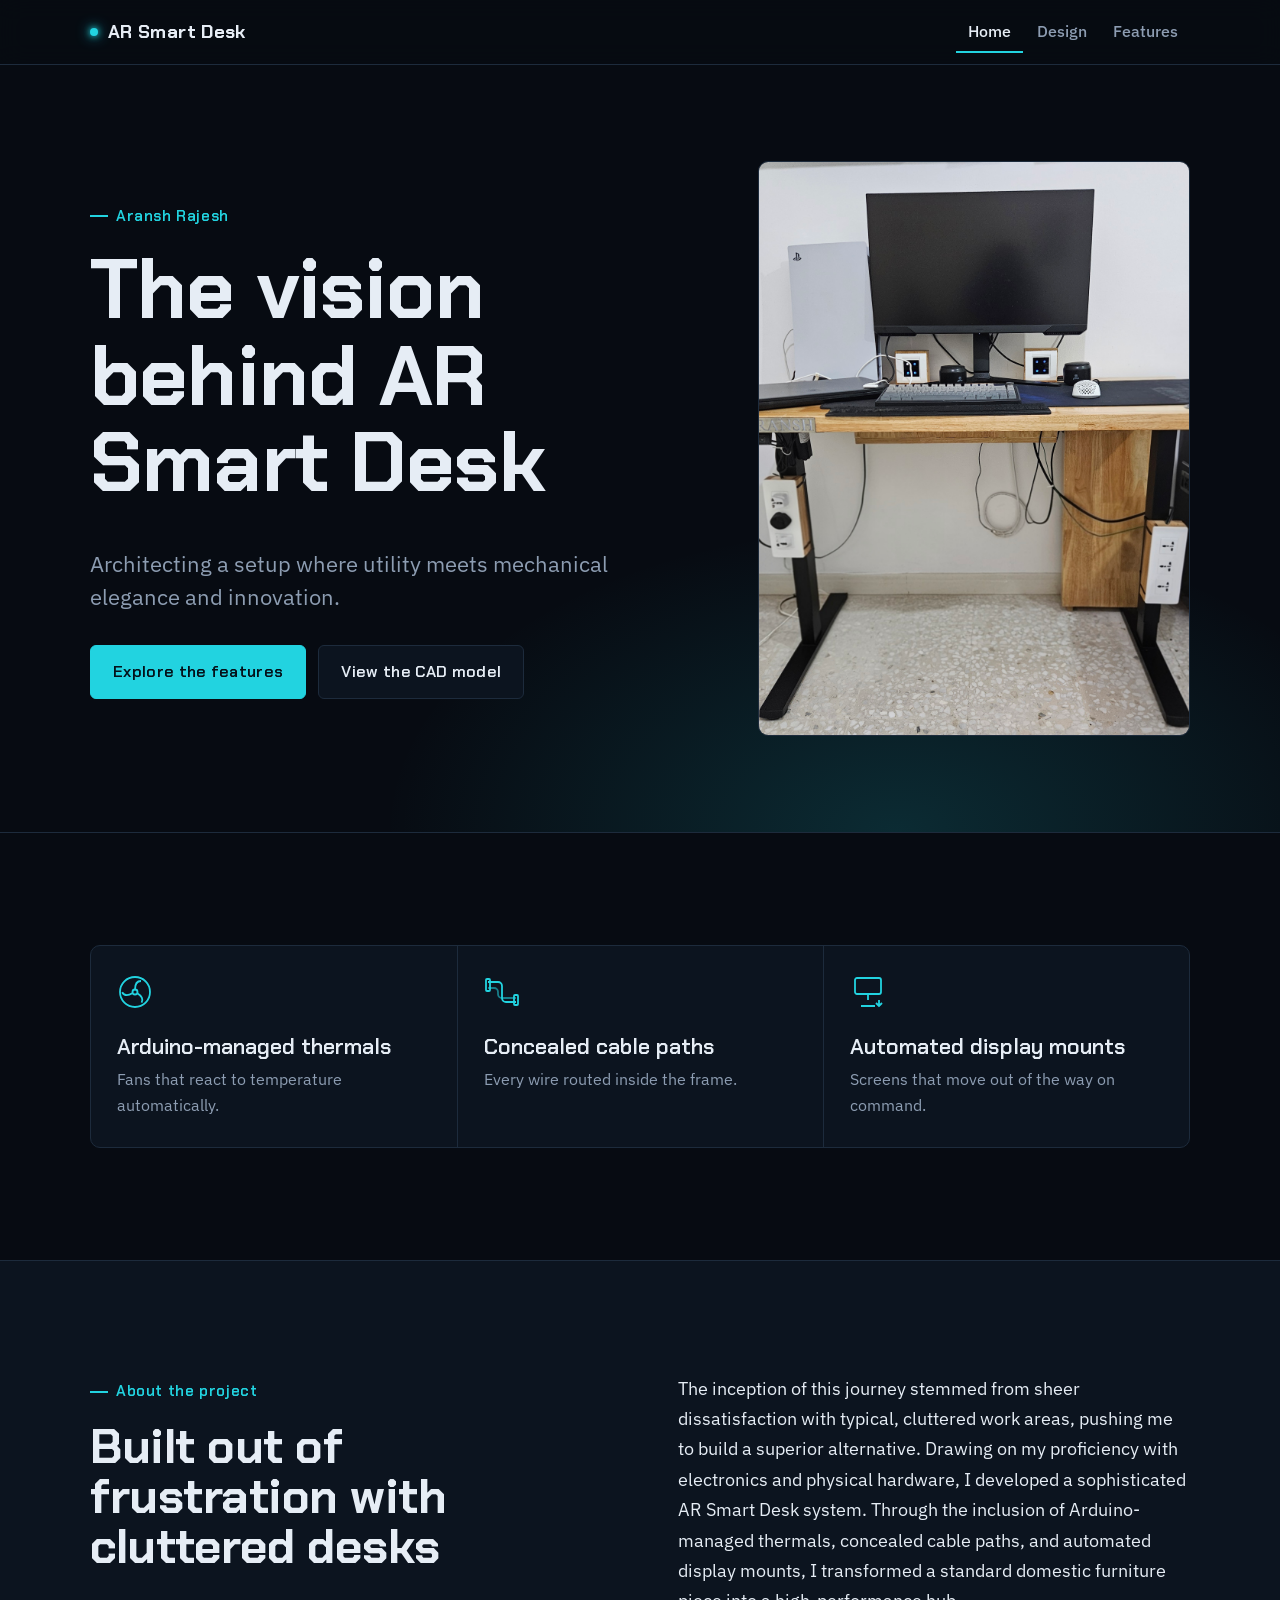
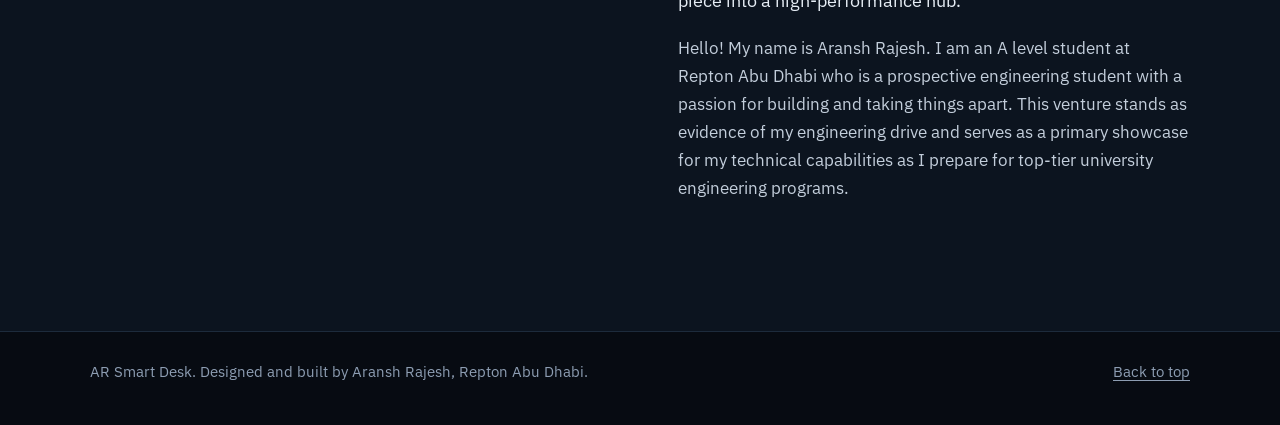
<file: index.html>
<!DOCTYPE html>
<html lang="en">
<head>
  <meta charset="utf-8">
  <meta name="viewport" content="width=device-width, initial-scale=1">
  <title>AR Smart Desk | Aransh Rajesh</title>
  <meta name="description" content="The AR Smart Desk: an Arduino-controlled desk with automated cooling, hidden cable routing and motorised display mounts, designed and built by Aransh Rajesh.">
  <meta name="theme-color" content="#070b12">
  <link rel="canonical" href="https://arsmartdesk.com/">
  <meta property="og:type" content="website">
  <meta property="og:title" content="AR Smart Desk | Aransh Rajesh">
  <meta property="og:description" content="The AR Smart Desk: an Arduino-controlled desk with automated cooling, hidden cable routing and motorised display mounts, designed and built by Aransh Rajesh.">
  <meta property="og:url" content="https://arsmartdesk.com/">
  <meta property="og:image" content="https://arsmartdesk.com/images/desk-closeup.jpg">
  <meta name="twitter:card" content="summary_large_image">
  <link rel="icon" href="favicon.svg" type="image/svg+xml">
  <link rel="preload" href="fonts/chakra-petch-latin-700-normal.woff2" as="font" type="font/woff2" crossorigin>
  <link rel="stylesheet" href="style.css">
</head>
<body>
  <a class="skip" href="#main">Skip to content</a>

  <header class="site-header">
    <div class="wrap">
      <a class="brand" href="index.html"><span class="led" aria-hidden="true"></span><span>AR<span class="brand-text"> Smart Desk</span></span></a>
      <nav class="site-nav" aria-label="Main">
        <ul>
          <li><a href="index.html" aria-current="page">Home</a></li>
          <li><a href="design.html">Design</a></li>
          <li><a href="features.html">Features</a></li>
        </ul>
      </nav>
    </div>
  </header>

  <main id="main">
    <section class="hero">
      <div class="wrap">
        <div class="power-on">
          <p class="tag">Aransh Rajesh</p>
          <h1>The vision behind AR Smart Desk</h1>
          <p class="lede">Architecting a setup where utility meets mechanical elegance and innovation.</p>
          <div class="actions">
            <a class="btn btn--primary" href="features.html">Explore the features</a>
            <a class="btn" href="design.html">View the CAD model</a>
          </div>
        </div>
        <figure class="shot hero-photo">
          <img src="images/desk-closeup.jpg" width="720" height="1280" alt="Close-up of the AR Smart Desk">
        </figure>
      </div>
    </section>

    <section class="section">
      <div class="wrap">
        <div class="systems">
          <div><svg class="sys-icon" viewBox="0 0 36 36" fill="none" stroke="currentColor" stroke-width="1.8" aria-hidden="true"><circle cx="18" cy="18" r="15"/><circle cx="18" cy="18" r="2.5"/><path d="M18 15.5c0-5 2-8.5 6-8.5M20.3 19.2c4.3 2.5 6.3 6 4.3 9.4M15.4 19.3c-4.3 2.5-8.3 2.4-10.3-1"/></svg><h3>Arduino-managed thermals</h3><p>Fans that react to temperature automatically.</p></div>
          <div><svg class="sys-icon" viewBox="0 0 36 36" fill="none" stroke="currentColor" stroke-width="1.8" aria-hidden="true"><path d="M4 8h10a4 4 0 0 1 4 4v12a4 4 0 0 0 4 4h10"/><path d="M4 14h6a4 4 0 0 1 4 4v2a4 4 0 0 0 4 4h14" opacity=".55"/><rect x="2" y="5" width="4" height="12" rx="1"/><rect x="30" y="21" width="4" height="10" rx="1"/></svg><h3>Concealed cable paths</h3><p>Every wire routed inside the frame.</p></div>
          <div><svg class="sys-icon" viewBox="0 0 36 36" fill="none" stroke="currentColor" stroke-width="1.8" aria-hidden="true"><rect x="5" y="4" width="26" height="16" rx="2"/><path d="M18 20v6M11 32h14"/><path d="M29 26v6M26 29l3 3 3-3"/></svg><h3>Automated display mounts</h3><p>Screens that move out of the way on command.</p></div>
        </div>
      </div>
    </section>

    <section class="section section--panel">
      <div class="wrap split about">
        <div>
          <p class="tag">About the project</p>
          <h2>Built out of frustration with cluttered desks</h2>
        </div>
        <div>
          <p>The inception of this journey stemmed from sheer dissatisfaction with typical, cluttered work areas, pushing me to build a superior alternative. Drawing on my proficiency with electronics and physical hardware, I developed a sophisticated AR Smart Desk system. Through the inclusion of Arduino-managed thermals, concealed cable paths, and automated display mounts, I transformed a standard domestic furniture piece into a high-performance hub.</p>
          <p>Hello! My name is Aransh Rajesh. I am an A level student at Repton Abu Dhabi who is a prospective engineering student with a passion for building and taking things apart. This venture stands as evidence of my engineering drive and serves as a primary showcase for my technical capabilities as I prepare for top-tier university engineering programs.</p>
        </div>
      </div>
    </section>
  </main>

  <footer class="site-footer">
    <div class="wrap">
      <span>AR Smart Desk. Designed and built by Aransh Rajesh, Repton Abu Dhabi.</span>
      <a href="#main">Back to top</a>
    </div>
  </footer>
</body>
</html>
</file>
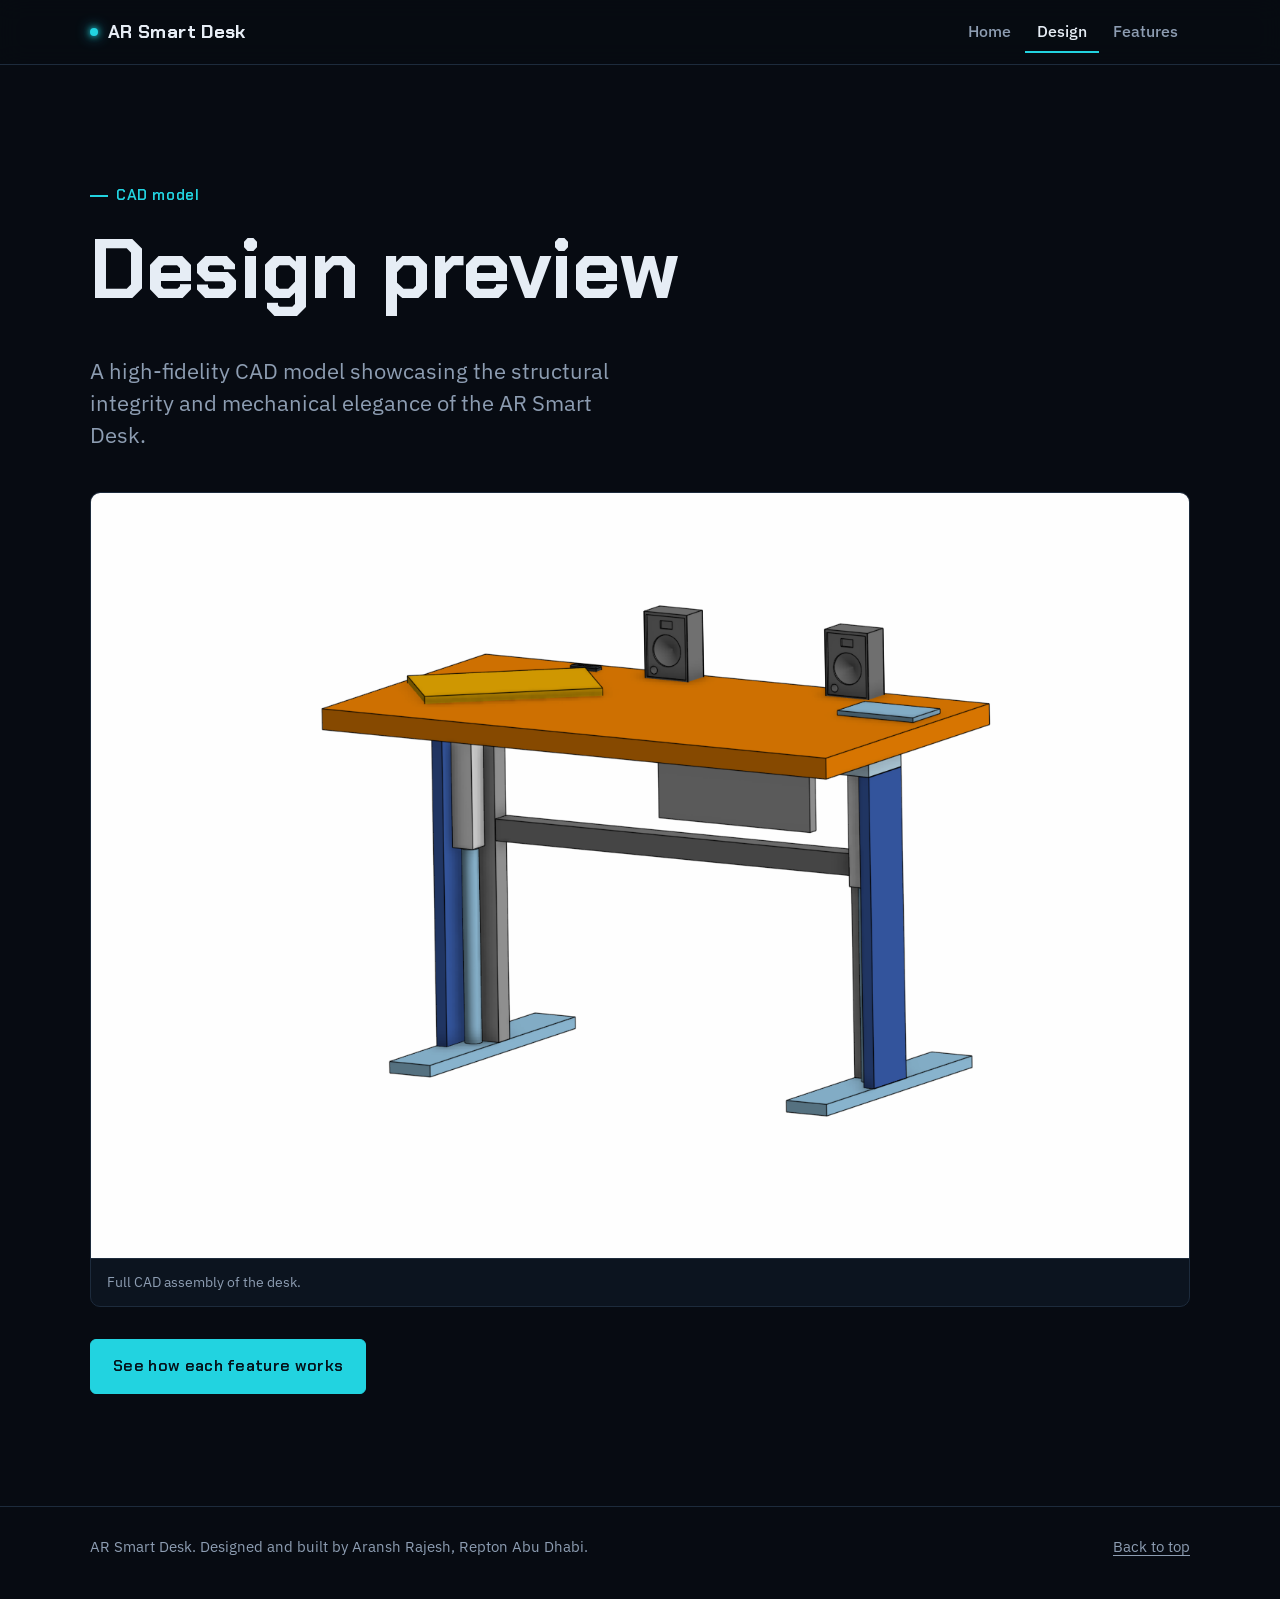
<file: design.html>
<!DOCTYPE html>
<html lang="en">
<head>
  <meta charset="utf-8">
  <meta name="viewport" content="width=device-width, initial-scale=1">
  <title>Design | AR Smart Desk</title>
  <meta name="description" content="CAD model of the AR Smart Desk, showing its structure and mechanisms.">
  <meta name="theme-color" content="#070b12">
  <link rel="canonical" href="https://arsmartdesk.com/design.html">
  <meta property="og:type" content="website">
  <meta property="og:title" content="Design | AR Smart Desk">
  <meta property="og:description" content="CAD model of the AR Smart Desk, showing its structure and mechanisms.">
  <meta property="og:url" content="https://arsmartdesk.com/design.html">
  <meta property="og:image" content="https://arsmartdesk.com/images/cad-model.png">
  <meta name="twitter:card" content="summary_large_image">
  <link rel="icon" href="favicon.svg" type="image/svg+xml">
  <link rel="preload" href="fonts/chakra-petch-latin-700-normal.woff2" as="font" type="font/woff2" crossorigin>
  <link rel="stylesheet" href="style.css">
</head>
<body>
  <a class="skip" href="#main">Skip to content</a>

  <header class="site-header">
    <div class="wrap">
      <a class="brand" href="index.html"><span class="led" aria-hidden="true"></span><span>AR<span class="brand-text"> Smart Desk</span></span></a>
      <nav class="site-nav" aria-label="Main">
        <ul>
          <li><a href="index.html">Home</a></li>
          <li><a href="design.html" aria-current="page">Design</a></li>
          <li><a href="features.html">Features</a></li>
        </ul>
      </nav>
    </div>
  </header>

  <main id="main">
    <section class="section" style="border-top:0">
      <div class="wrap">
        <div class="power-on">
          <p class="tag">CAD model</p>
          <h1>Design preview</h1>
          <p class="lede">A high-fidelity CAD model showcasing the structural integrity and mechanical elegance of the AR Smart Desk.</p>
        </div>
        <figure class="shot cad">
          <img src="images/cad-model.png" width="980" height="683" alt="CAD model of the AR Smart Desk">
          <figcaption>Full CAD assembly of the desk.</figcaption>
        </figure>
        <div class="actions">
          <a class="btn btn--primary" href="features.html">See how each feature works</a>
        </div>
      </div>
    </section>
  </main>

  <footer class="site-footer">
    <div class="wrap">
      <span>AR Smart Desk. Designed and built by Aransh Rajesh, Repton Abu Dhabi.</span>
      <a href="#main">Back to top</a>
    </div>
  </footer>
</body>
</html>
</file>
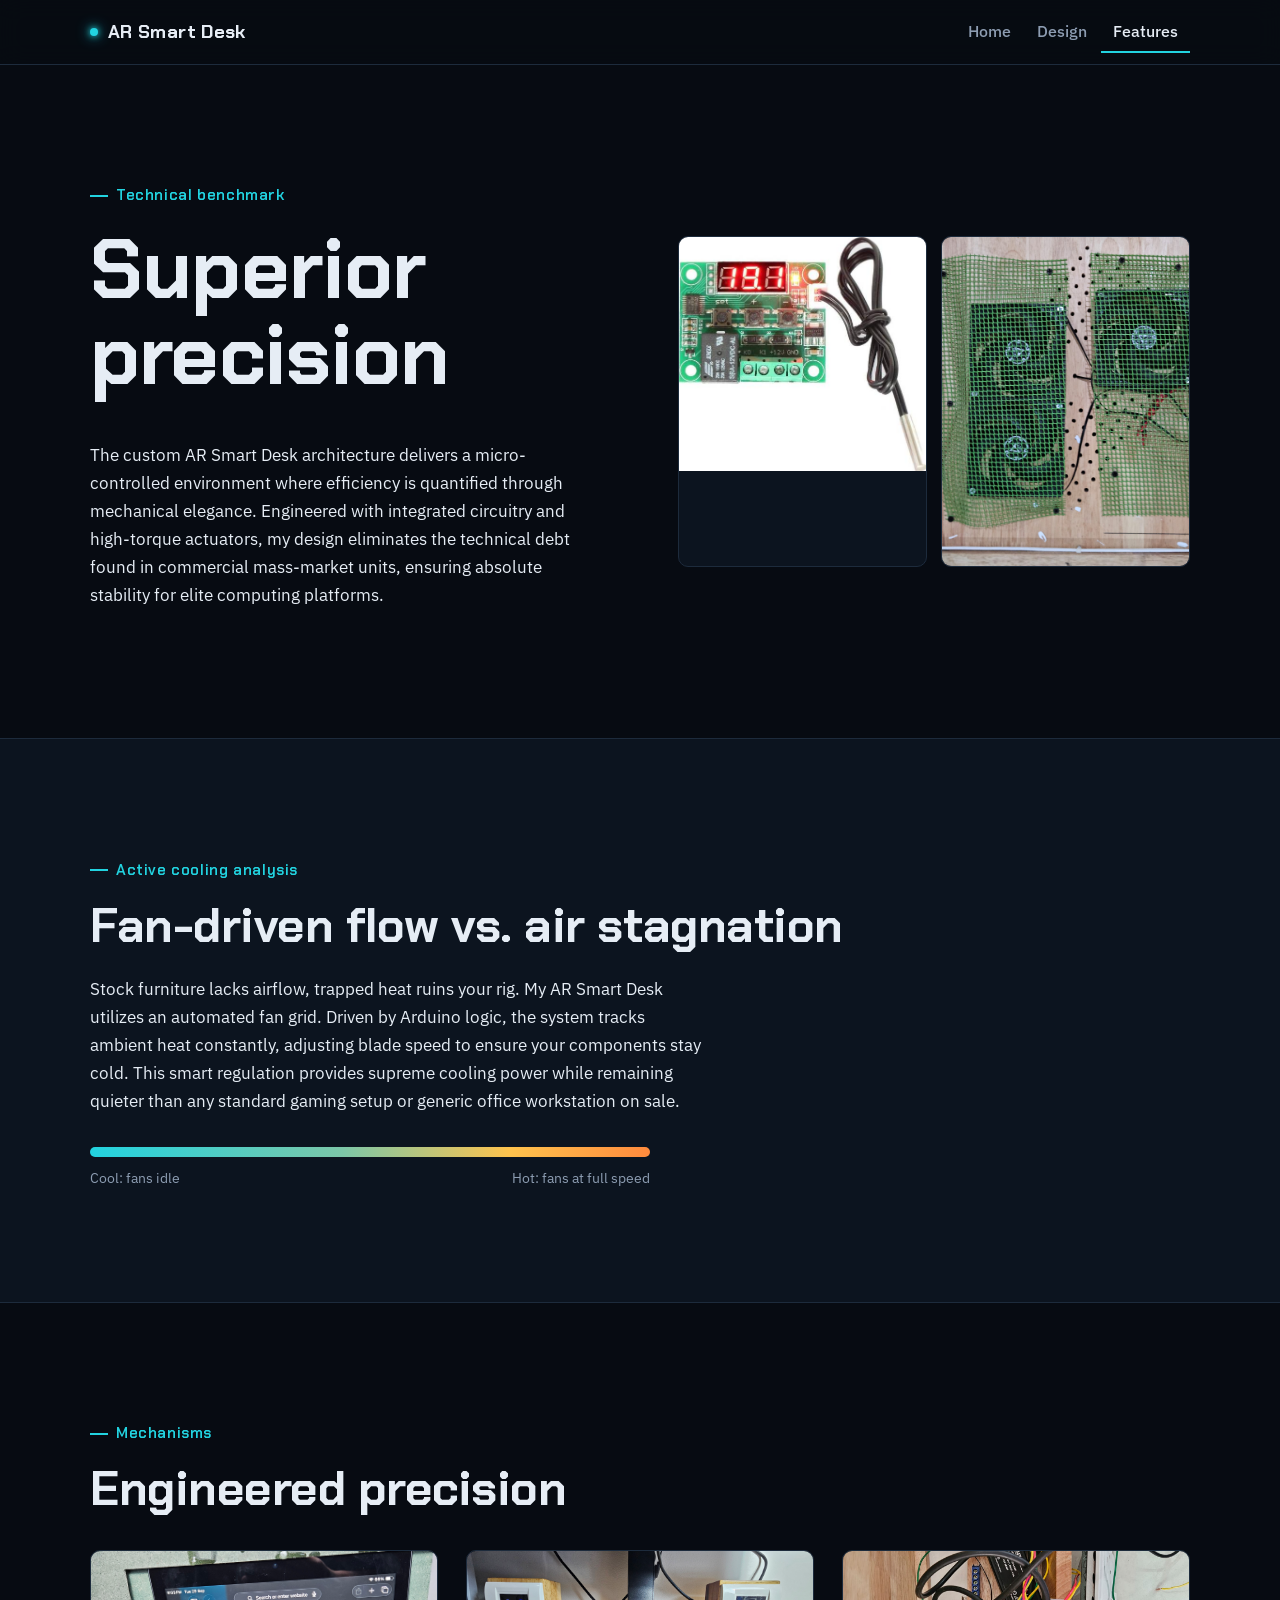
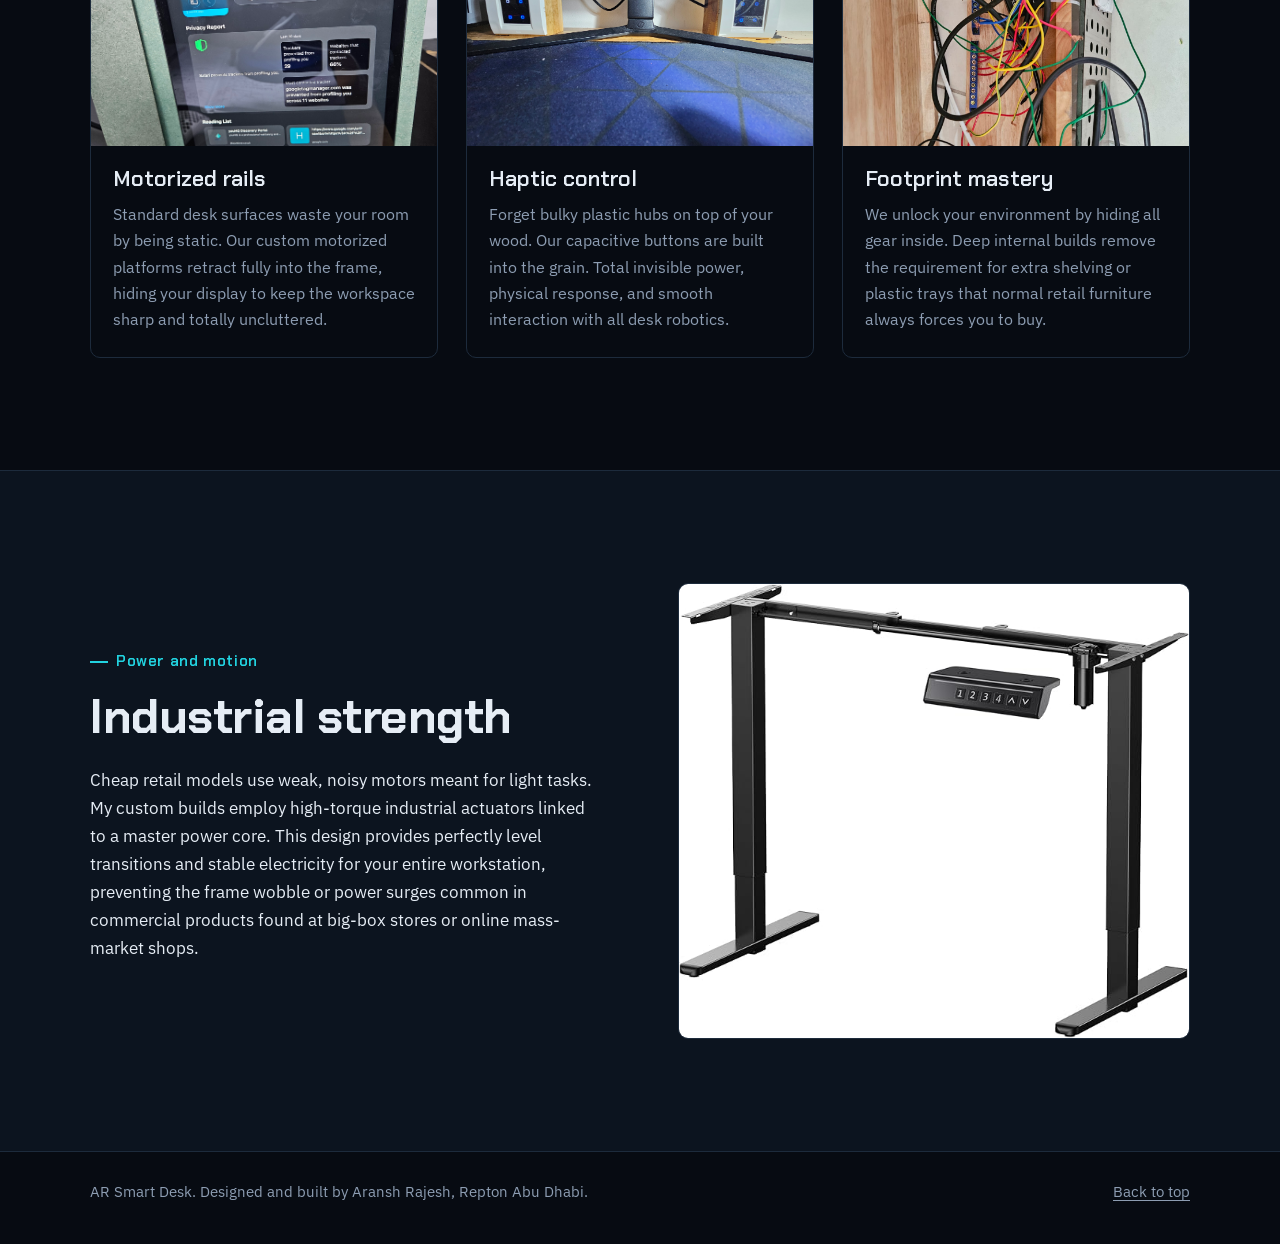
<file: features.html>
<!DOCTYPE html>
<html lang="en">
<head>
  <meta charset="utf-8">
  <meta name="viewport" content="width=device-width, initial-scale=1">
  <title>Features | AR Smart Desk</title>
  <meta name="description" content="How the AR Smart Desk works: Arduino-controlled fan cooling, motorised rails, capacitive controls, hidden storage and high-torque actuators.">
  <meta name="theme-color" content="#070b12">
  <link rel="canonical" href="https://arsmartdesk.com/features.html">
  <meta property="og:type" content="website">
  <meta property="og:title" content="Features | AR Smart Desk">
  <meta property="og:description" content="How the AR Smart Desk works: Arduino-controlled fan cooling, motorised rails, capacitive controls, hidden storage and high-torque actuators.">
  <meta property="og:url" content="https://arsmartdesk.com/features.html">
  <meta property="og:image" content="https://arsmartdesk.com/images/motorized-rails.jpg">
  <meta name="twitter:card" content="summary_large_image">
  <link rel="icon" href="favicon.svg" type="image/svg+xml">
  <link rel="preload" href="fonts/chakra-petch-latin-700-normal.woff2" as="font" type="font/woff2" crossorigin>
  <link rel="stylesheet" href="style.css">
</head>
<body>
  <a class="skip" href="#main">Skip to content</a>

  <header class="site-header">
    <div class="wrap">
      <a class="brand" href="index.html"><span class="led" aria-hidden="true"></span><span>AR<span class="brand-text"> Smart Desk</span></span></a>
      <nav class="site-nav" aria-label="Main">
        <ul>
          <li><a href="index.html">Home</a></li>
          <li><a href="design.html">Design</a></li>
          <li><a href="features.html" aria-current="page">Features</a></li>
        </ul>
      </nav>
    </div>
  </header>

  <main id="main">
    <section class="section" style="border-top:0">
      <div class="wrap split">
        <div class="power-on">
          <p class="tag">Technical benchmark</p>
          <h1>Superior precision</h1>
          <p>The custom AR Smart Desk architecture delivers a micro-controlled environment where efficiency is quantified through mechanical elegance. Engineered with integrated circuitry and high-torque actuators, my design eliminates the technical debt found in commercial mass-market units, ensuring absolute stability for elite computing platforms.</p>
        </div>
        <div class="pair">
          <figure class="shot"><img src="images/benchmark-1.jpg" width="980" height="980" alt="AR Smart Desk detail"></figure>
          <figure class="shot"><img src="images/benchmark-2.jpg" width="980" height="980" alt="AR Smart Desk detail"></figure>
        </div>
      </div>
    </section>

    <section class="section section--panel">
      <div class="wrap">
        <p class="tag">Active cooling analysis</p>
        <h2>Fan-driven flow vs. air stagnation</h2>
        <p>Stock furniture lacks airflow, trapped heat ruins your rig. My AR Smart Desk utilizes an automated fan grid. Driven by Arduino logic, the system tracks ambient heat constantly, adjusting blade speed to ensure your components stay cold. This smart regulation provides supreme cooling power while remaining quieter than any standard gaming setup or generic office workstation on sale.</p>
        <div class="thermal" aria-hidden="true"></div>
        <div class="thermal-scale" aria-hidden="true"><span>Cool: fans idle</span><span>Hot: fans at full speed</span></div>
      </div>
    </section>

    <section class="section">
      <div class="wrap">
        <p class="tag">Mechanisms</p>
        <h2>Engineered precision</h2>
        <div class="trio">
          <article>
            <img src="images/motorized-rails.jpg" width="980" height="551" alt="Motorised rails detail">
            <div class="body">
              <h3>Motorized rails</h3>
              <p>Standard desk surfaces waste your room by being static. Our custom motorized platforms retract fully into the frame, hiding your display to keep the workspace sharp and totally uncluttered.</p>
            </div>
          </article>
          <article>
            <img src="images/haptic-control.jpg" width="980" height="551" alt="Capacitive controls detail">
            <div class="body">
              <h3>Haptic control</h3>
              <p>Forget bulky plastic hubs on top of your wood. Our capacitive buttons are built into the grain. Total invisible power, physical response, and smooth interaction with all desk robotics.</p>
            </div>
          </article>
          <article>
            <img src="images/footprint-mastery.jpg" width="980" height="551" alt="Internal storage detail">
            <div class="body">
              <h3>Footprint mastery</h3>
              <p>We unlock your environment by hiding all gear inside. Deep internal builds remove the requirement for extra shelving or plastic trays that normal retail furniture always forces you to buy.</p>
            </div>
          </article>
        </div>
      </div>
    </section>

    <section class="section section--panel">
      <div class="wrap split">
        <div>
          <p class="tag">Power and motion</p>
          <h2>Industrial strength</h2>
          <p>Cheap retail models use weak, noisy motors meant for light tasks. My custom builds employ high-torque industrial actuators linked to a master power core. This design provides perfectly level transitions and stable electricity for your entire workstation, preventing the frame wobble or power surges common in commercial products found at big-box stores or online mass-market shops.</p>
        </div>
        <figure class="shot">
          <img src="images/industrial-strength.jpg" width="980" height="551" alt="Actuator and frame detail">
        </figure>
      </div>
    </section>
  </main>

  <footer class="site-footer">
    <div class="wrap">
      <span>AR Smart Desk. Designed and built by Aransh Rajesh, Repton Abu Dhabi.</span>
      <a href="#main">Back to top</a>
    </div>
  </footer>
</body>
</html>
</file>
<file: style.css>
/* AR Smart Desk — site styles (dark)
   Look: a hardware control panel at night. Deep blue-black, cyan "powered on"
   accent taken from the desk's electronics, and a cool-to-hot thermal gradient
   used only where the page talks about cooling. */

@font-face { font-family: 'Chakra Petch'; font-weight: 600; font-display: swap; src: url('fonts/chakra-petch-latin-600-normal.woff2') format('woff2'); }
@font-face { font-family: 'Chakra Petch'; font-weight: 700; font-display: swap; src: url('fonts/chakra-petch-latin-700-normal.woff2') format('woff2'); }
@font-face { font-family: 'IBM Plex Sans'; font-weight: 400; font-display: swap; src: url('fonts/ibm-plex-sans-latin-400-normal.woff2') format('woff2'); }
@font-face { font-family: 'IBM Plex Sans'; font-weight: 500; font-display: swap; src: url('fonts/ibm-plex-sans-latin-500-normal.woff2') format('woff2'); }
@font-face { font-family: 'IBM Plex Sans'; font-weight: 600; font-display: swap; src: url('fonts/ibm-plex-sans-latin-600-normal.woff2') format('woff2'); }

:root {
  --bg: #070b12;
  --panel: #0c141f;
  --panel-2: #101b29;
  --line: #1d2b3c;
  --text: #e6edf5;
  --muted: #8d9db2;
  --cyan: #22d3e0;
  --cyan-dim: rgba(34, 211, 224, 0.14);
  --hot: #ff8a3d;

  --display: 'Chakra Petch', 'Segoe UI', system-ui, sans-serif;
  --body: 'IBM Plex Sans', 'Segoe UI', system-ui, sans-serif;
  --max: 1180px;
  --gutter: clamp(16px, 4vw, 40px);
  --measure: 62ch;
}

* { box-sizing: border-box; }
html { -webkit-text-size-adjust: 100%; background: var(--bg); }

body {
  margin: 0;
  background: var(--bg);
  color: var(--text);
  font-family: var(--body);
  font-size: 1.0625rem;
  line-height: 1.65;
  -webkit-font-smoothing: antialiased;
}

img { display: block; max-width: 100%; height: auto; }

a { color: var(--cyan); text-underline-offset: 3px; }
:focus-visible { outline: 2px solid var(--cyan); outline-offset: 3px; border-radius: 2px; }

.skip { position: absolute; left: -999px; top: 8px; background: var(--cyan); color: var(--bg); padding: 8px 14px; z-index: 50; }
.skip:focus { left: 8px; }

.wrap { max-width: var(--max); margin: 0 auto; padding: 0 var(--gutter); }

/* ---------- nav ---------- */

.site-header {
  position: sticky; top: 0; z-index: 20;
  background: rgba(7, 11, 18, 0.82);
  -webkit-backdrop-filter: blur(12px);
  backdrop-filter: blur(12px);
  border-bottom: 1px solid var(--line);
}
.site-header .wrap {
  display: flex; align-items: center; justify-content: space-between;
  gap: 12px; min-height: 64px;
}

.brand {
  display: flex; align-items: center; gap: 10px;
  color: var(--text); text-decoration: none;
  font-family: var(--display); font-weight: 700; font-size: 1.15rem;
  letter-spacing: 0.02em;
}
.led {
  width: 8px; height: 8px; border-radius: 50%;
  background: var(--cyan);
  box-shadow: 0 0 6px var(--cyan), 0 0 14px var(--cyan);
}

.site-nav ul { list-style: none; display: flex; gap: 2px; margin: 0; padding: 0; }
.site-nav a {
  display: block; padding: 8px 12px;
  color: var(--muted); text-decoration: none;
  font-weight: 500; font-size: 0.97rem;
  border-radius: 6px;
}
.site-nav a:hover { color: var(--text); background: var(--panel-2); }
.site-nav a[aria-current="page"] { color: var(--text); box-shadow: inset 0 -2px 0 var(--cyan); border-radius: 0; }

@media (max-width: 420px) {
  .brand-text { display: none; }
  .site-nav a { padding: 8px 10px; }
}

/* ---------- type ---------- */

h1, h2, h3 {
  font-family: var(--display);
  font-weight: 700;
  line-height: 1.04;
  letter-spacing: -0.01em;
  margin: 0 0 0.5em;
  text-wrap: balance;
}
h1 { font-size: clamp(2.6rem, 7vw, 5.2rem); }
h2 { font-size: clamp(1.9rem, 4.2vw, 3rem); }
h3 { font-size: 1.35rem; font-weight: 600; letter-spacing: 0; }

p { margin: 0 0 1em; max-width: var(--measure); }

.lede { font-size: clamp(1.15rem, 2vw, 1.35rem); line-height: 1.5; color: var(--muted); max-width: 42ch; }

.tag {
  display: inline-flex; align-items: center; gap: 8px;
  margin: 0 0 18px;
  color: var(--cyan);
  font-family: var(--display); font-weight: 600; font-size: 0.95rem;
  letter-spacing: 0.04em;
}
.tag::before { content: ''; width: 18px; height: 2px; background: currentColor; }

/* ---------- buttons ---------- */

.actions { display: flex; flex-wrap: wrap; gap: 12px; margin-top: 32px; }
.btn {
  display: inline-block; padding: 13px 22px;
  font-family: var(--display); font-weight: 600; font-size: 1rem; letter-spacing: 0.02em;
  text-decoration: none; border-radius: 6px;
  border: 1px solid var(--line); color: var(--text); background: var(--panel);
}
.btn:hover { border-color: var(--muted); }
.btn--primary { background: var(--cyan); border-color: var(--cyan); color: #04121a; }
.btn--primary:hover { background: #5fe3ec; border-color: #5fe3ec; }

/* ---------- sections ---------- */

.section { padding: clamp(56px, 9vw, 112px) 0; border-top: 1px solid var(--line); }
.section--panel { background: var(--panel); }

.split { display: grid; grid-template-columns: minmax(0, 1fr) minmax(0, 1fr); gap: clamp(28px, 6vw, 80px); align-items: center; }
@media (max-width: 860px) { .split { grid-template-columns: 1fr; } }

/* ---------- images ---------- */

.shot {
  position: relative; margin: 0;
  border: 1px solid var(--line); border-radius: 10px; overflow: hidden;
  background: var(--panel);
}
.shot img { width: 100%; }
.shot figcaption { padding: 12px 16px; font-size: 0.88rem; color: var(--muted); border-top: 1px solid var(--line); }

/* ---------- home hero ---------- */

.hero { position: relative; overflow: hidden; }
.hero .wrap {
  display: grid; grid-template-columns: minmax(0, 7fr) minmax(0, 5fr);
  gap: clamp(28px, 5vw, 64px); align-items: center;
  padding-top: clamp(48px, 8vw, 96px); padding-bottom: clamp(48px, 8vw, 96px);
}
.hero::before {
  content: ''; position: absolute; inset: auto -10% -40% 30%; height: 80%;
  background: radial-gradient(closest-side, rgba(34, 211, 224, 0.16), transparent);
  pointer-events: none;
}
.hero-photo { position: relative; }
.hero-photo img { aspect-ratio: 9 / 12; object-fit: cover; }

@media (max-width: 860px) {
  .hero .wrap { grid-template-columns: 1fr; }
  .hero-photo { order: -1; }
  .hero-photo img { aspect-ratio: 4 / 3; }
}

/* the three systems */
.systems {
  display: grid; grid-template-columns: repeat(3, minmax(0, 1fr));
  border: 1px solid var(--line); border-radius: 10px; overflow: hidden;
  background: var(--panel);
}
.systems > div { padding: 28px 26px; border-left: 1px solid var(--line); }
.systems > div:first-child { border-left: 0; }
.systems h3 { margin-bottom: 0.35em; }
.systems p { color: var(--muted); font-size: 1rem; margin: 0; }
.sys-icon { width: 36px; height: 36px; color: var(--cyan); margin-bottom: 18px; }

@media (max-width: 860px) {
  .systems { grid-template-columns: 1fr; }
  .systems > div { border-left: 0; border-top: 1px solid var(--line); }
  .systems > div:first-child { border-top: 0; }
}

.about { align-items: start; }
.about p:not(.tag) { color: #c3cedb; }
.about div + div p:first-child { color: var(--text); font-size: 1.15rem; }

/* ---------- design page ---------- */

.cad { margin-top: 40px; }
.cad img { aspect-ratio: 980 / 683; object-fit: contain; background: #0a111b; }

/* ---------- features page ---------- */

.pair { display: grid; grid-template-columns: 1fr 1fr; gap: 14px; }
@media (max-width: 480px) { .pair { grid-template-columns: 1fr; } }

.thermal {
  margin: 32px 0 10px; height: 10px; border-radius: 5px;
  background: linear-gradient(90deg, var(--cyan), #7cc7a8 45%, #ffc34d 75%, var(--hot));
  max-width: 560px;
}
.thermal-scale { display: flex; justify-content: space-between; max-width: 560px; font-size: 0.85rem; color: var(--muted); }

.trio { display: grid; grid-template-columns: repeat(3, minmax(0, 1fr)); gap: clamp(20px, 3vw, 28px); margin-top: 36px; }
@media (max-width: 900px) { .trio { grid-template-columns: 1fr; } }
.trio article { background: var(--bg); border: 1px solid var(--line); border-radius: 10px; overflow: hidden; }
.trio img { aspect-ratio: 16 / 9; object-fit: cover; width: 100%; }
.trio .body { padding: 22px 22px 8px; }
.trio p { color: var(--muted); font-size: 1rem; }

/* ---------- footer ---------- */

.site-footer { border-top: 1px solid var(--line); padding: 28px 0 40px; color: var(--muted); font-size: 0.92rem; }
.site-footer .wrap { display: flex; flex-wrap: wrap; justify-content: space-between; gap: 12px; }
.site-footer a { color: var(--muted); }

/* ---------- one moment of motion: the hero powers on ---------- */

@media (prefers-reduced-motion: no-preference) {
  .power-on > * { animation: power 0.7s cubic-bezier(.2,.7,.2,1) both; }
  .power-on > *:nth-child(2) { animation-delay: 0.08s; }
  .power-on > *:nth-child(3) { animation-delay: 0.16s; }
  .power-on > *:nth-child(4) { animation-delay: 0.24s; }
  .led { animation: blink 3.2s ease-in-out infinite; }
}
@keyframes power { from { opacity: 0; transform: translateY(14px); filter: blur(4px); } to { opacity: 1; transform: none; filter: none; } }
@keyframes blink { 0%, 100% { opacity: 1; } 50% { opacity: 0.45; } }
</file>
